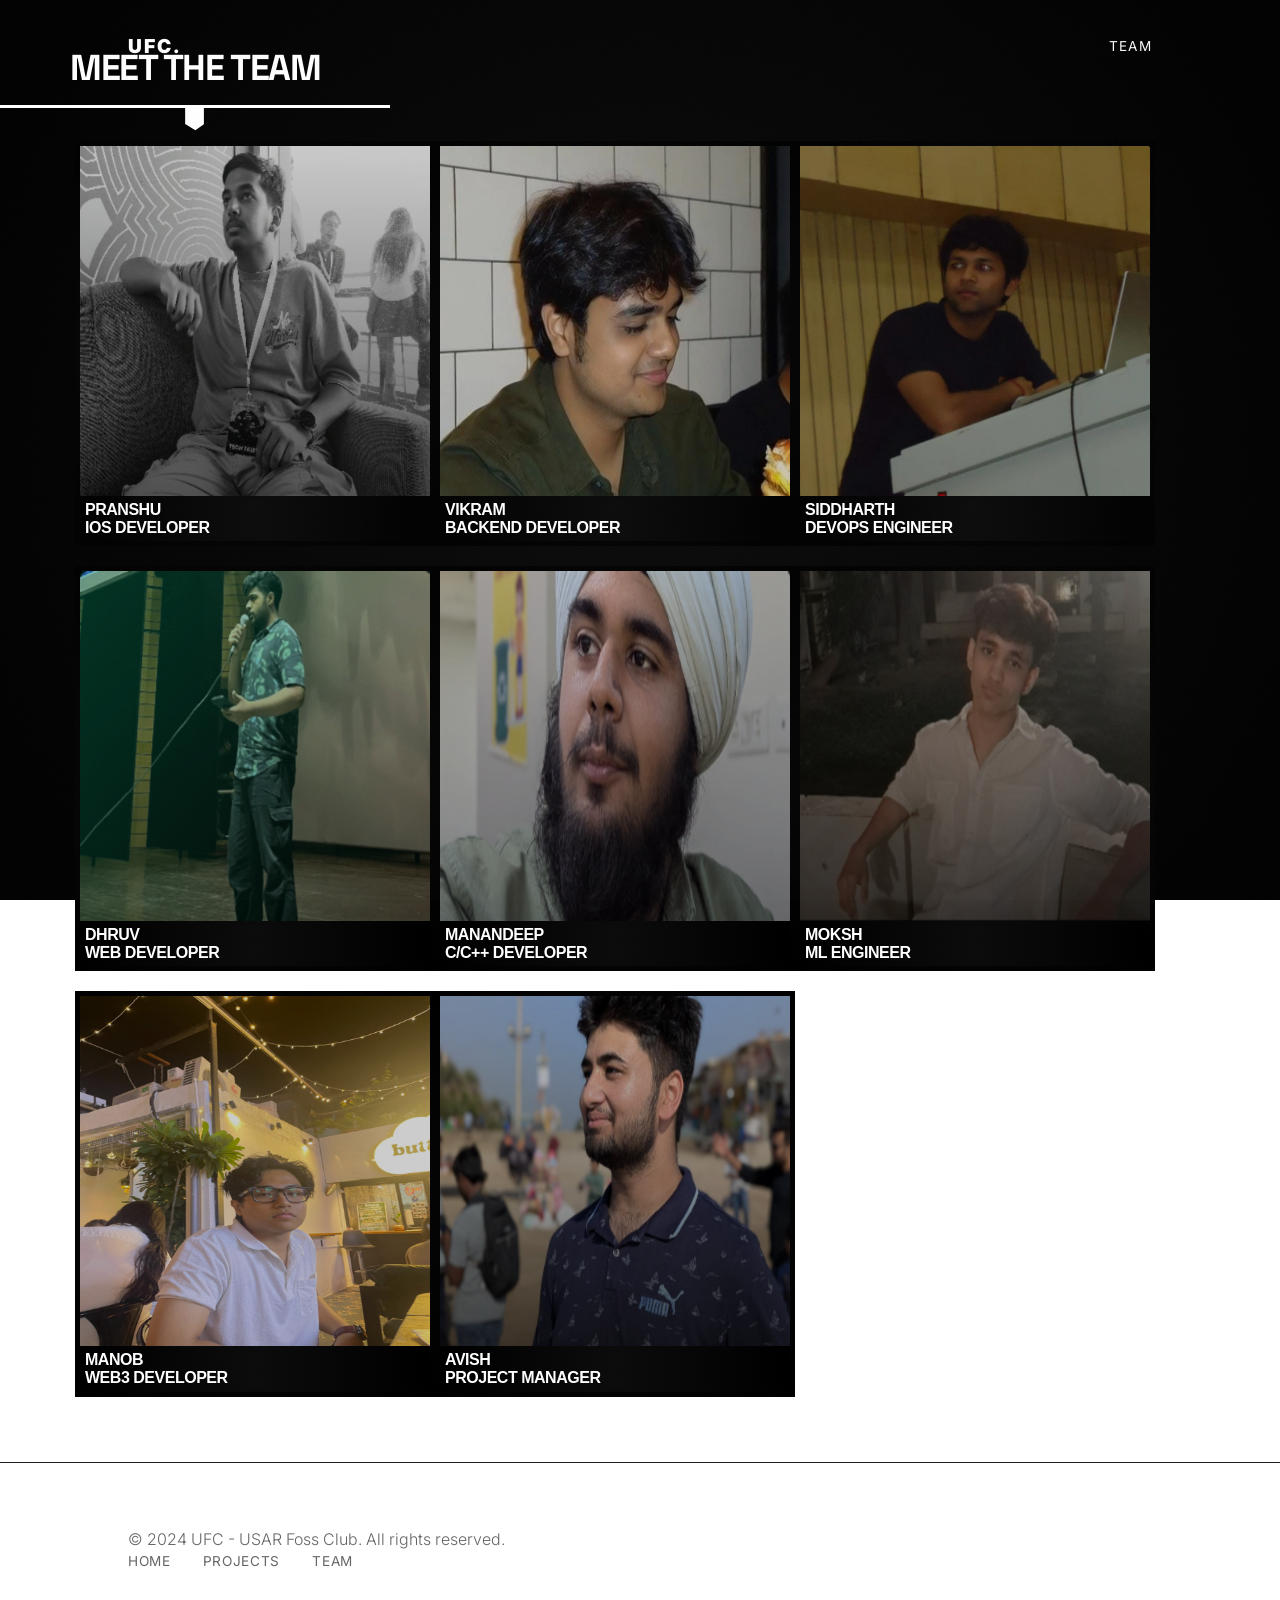
<file: full-team.html>
<!DOCTYPE html>
<html lang="en">
<head>
    <meta charset="UTF-8">
    <meta name="viewport" content="width=device-width, initial-scale=1.0">
    <title>Full Team | UFC</title>
    <link rel="stylesheet" href="styles/main.css">
    <link rel="stylesheet" href="styles/projects.css">
    <link rel="stylesheet" href="styles/full-team.css">
</head>
<body>

    <nav>
        <a href="index.html" class="logo">UFC.</a>
        <div class="nav-links">
            <a href="team.html">Team</a>
        </div>
        <button class="menu-btn">MENU</button>
    </nav>

    <div class="mobile-nav">
        <a href="team.html">Team</a>
    </div>

    <!-- Noise overlay -->
    <div class="noise-overlay"></div>

    <section class="wrapper-full tab-container effectTab-header">
        <div class="wrapper tab-item">
            <div class="custom-row">
                <!-- HEADER WRAPPING-->
                <div class="wrapper">
                    <h1 class="ti title">Meet the Team</h1>
                </div>
                <!-- HEADER WRAPPING-->
            
                <div class="column-12 column-xs-12 column-sm-12 tab">
                    <div class="well well-lg">
                        <div class="row">
            
                            <!-- PRANSHU -->
                            <div class="column-4 column-sm-6 column-md-6 column-xs-12 box-tab">
                                <div class="effect effect-nine">
                                    <img src="images/Pranshu.jpeg" width="350" height="350" alt="Pranshu" class="img-fluid"/>
                                    <div class="tab-text">
                                        <p>Frontend developer with a passion for creating intuitive and engaging user experiences.</p>
                                    </div>
                                </div>
                                <div class="row">
                                    <div class="col-sm-3">
                                        <h2 class="name-tag">Pranshu</h2>
                                        <h2 class="name-tag">IOS Developer</h2>
                                    </div>
                                </div>
                            </div>

                            <!-- VIKRAM -->
                            <div class="column-4 column-sm-6 column-md-6 column-xs-12 box-tab">
                                <div class="effect effect-nine">
                                    <img src="images/vikram.jpeg" width="350" height="350" alt="Vikram" class="img-responsive"/>
                                    <div class="tab-text">
                                        <p>Turning ideas into stunning software in real time. Expert in building robust backend systems that power seamless user experiences.</p>
                                    </div>
                                </div>
                                <div class="row">
                                    <div class="col-sm-3">
                                        <h2 class="name-tag">Vikram</h2>
                                        <h2 class="name-tag">Backend Developer</h2>
                                    </div>
                                </div>
                            </div>

                            <!-- SIDDHARTH -->
                            <div class="column-4 column-sm-6 column-md-6 column-xs-12 box-tab">
                                <div class="effect effect-nine">
                                    <img src="images/siddharth.jpeg" width="350" height="350" alt="Siddharth" class="img-fluid"/>
                                    <div class="tab-text">
                                        <p>Cloud architect and pipeline specialist. Expert in DevOps practices ensuring smooth deployments and optimal system performance.</p>
                                    </div>
                                </div>
                                <div class="row">
                                    <div class="col-sm-3">
                                        <h2 class="name-tag">Siddharth</h2>
                                        <h2 class="name-tag">DevOps Engineer</h2>
                                    </div>
                                </div>
                            </div>

                            <!-- ETHAN B -->
                            <div class="column-4 column-sm-6 column-md-6 column-xs-12 box-tab">
                                <div class="effect effect-nine">
                                    <img src="images/dhruv.jpeg" width="350" height="350" alt="Dhruv" class="img-fluid"/>
                                    <div class="tab-text">
                                        <p>Building immersive web experiences with modern technologies. Expert in creating responsive and performant web applications.</p>
                                    </div>
                                </div>
                                <div class="row">
                                    <div class="col-sm-3">
                                        <h2 class="name-tag">Dhruv</h2>
                                        <h2 class="name-tag">Web Developer</h2>
                                    </div>
                                </div>
                            </div>

                            <!-- LIAM J -->
                            <div class="column-4 column-sm-6 column-md-6 column-xs-12 box-tab">
                                <div class="effect effect-nine">
                                    <img src="images/manan.png" width="350" height="350" alt="Manandeep" class="img-fluid"/>
                                    <div class="tab-text">
                                        <p>Powered by algorithms, driven by collaboration. Mastering low-level programming with C/C++ for system optimization.</p>
                                    </div>
                                </div>
                                <div class="row">
                                    <div class="col-sm-3">
                                        <h2 class="name-tag">Manandeep</h2>
                                        <h2 class="name-tag">C/C++ Developer</h2>
                                    </div>
                                </div>
                            </div>

                            <!-- SOPHIA K -->
                            <div class="column-4 column-sm-6 column-md-6 column-xs-12 box-tab">
                                <div class="effect effect-nine">
                                    <img src="images/moksh.jpeg" width="350" height="350" alt="Moksh" class="img-fluid"/>
                                    <div class="tab-text">
                                        <p>Harnessing the power of machine learning and Gen AI to drive innovation. Building intelligent systems that learn and adapt.</p>
                                    </div>
                                </div>
                                <div class="row">
                                    <div class="col-sm-3">
                                        <h2 class="name-tag">Moksh</h2>
                                        <h2 class="name-tag">ML Engineer</h2>
                                    </div>
                                </div>
                            </div>

                            <!-- MANOB -->
                            <div class="column-4 column-sm-6 column-md-6 column-xs-12 box-tab">
                                <div class="effect effect-nine">
                                    <img src="images/manob.jpeg" width="350" height="350" alt="Manob" class="img-fluid"/>
                                    <div class="tab-text">
                                        <p>Smart contract wizard specializing in DeFi protocols. Building the future of decentralized finance with cutting-edge blockchain technology.</p>
                                    </div>
                                </div>
                                <div class="row">
                                    <div class="col-sm-3">
                                        <h2 class="name-tag">Manob</h2>
                                        <h2 class="name-tag">Web3 Developer</h2>
                                    </div>
                                </div>
                            </div>

                            <!-- MAYA R -->
                            <div class="column-4 column-sm-6 column-md-6 column-xs-12 box-tab">
                                <div class="effect effect-nine">
                                    <img src="images/avish.jpeg" width="350" height="350" alt="Avish" class="img-fluid"/>
                                    <div class="tab-text">
                                        <p>Keeping the team in perfect sync and deadlines on track. Expert project orchestration and team leadership.</p>
                                    </div>
                                </div>
                                <div class="row">
                                    <div class="col-sm-3">
                                        <h2 class="name-tag">Avish</h2>
                                        <h2 class="name-tag">Project Manager</h2>
                                    </div>
                                </div>
                            </div>

                        </div>
                    </div>
                </div>
            </div>
        </div>
    </section>

    <footer class="footer">
        <div class="footer-content">
            <p>&copy; 2024 UFC - USAR Foss Club. All rights reserved.</p>
            <div class="footer-links">
                <a href="index.html">Home</a>
                <a href="projects.html">Projects</a>
                <a href="team.html">Team</a>
            </div>
        </div>
    </footer>

    <script src="scripts/main.js"></script>
</body>
</html>
</file>
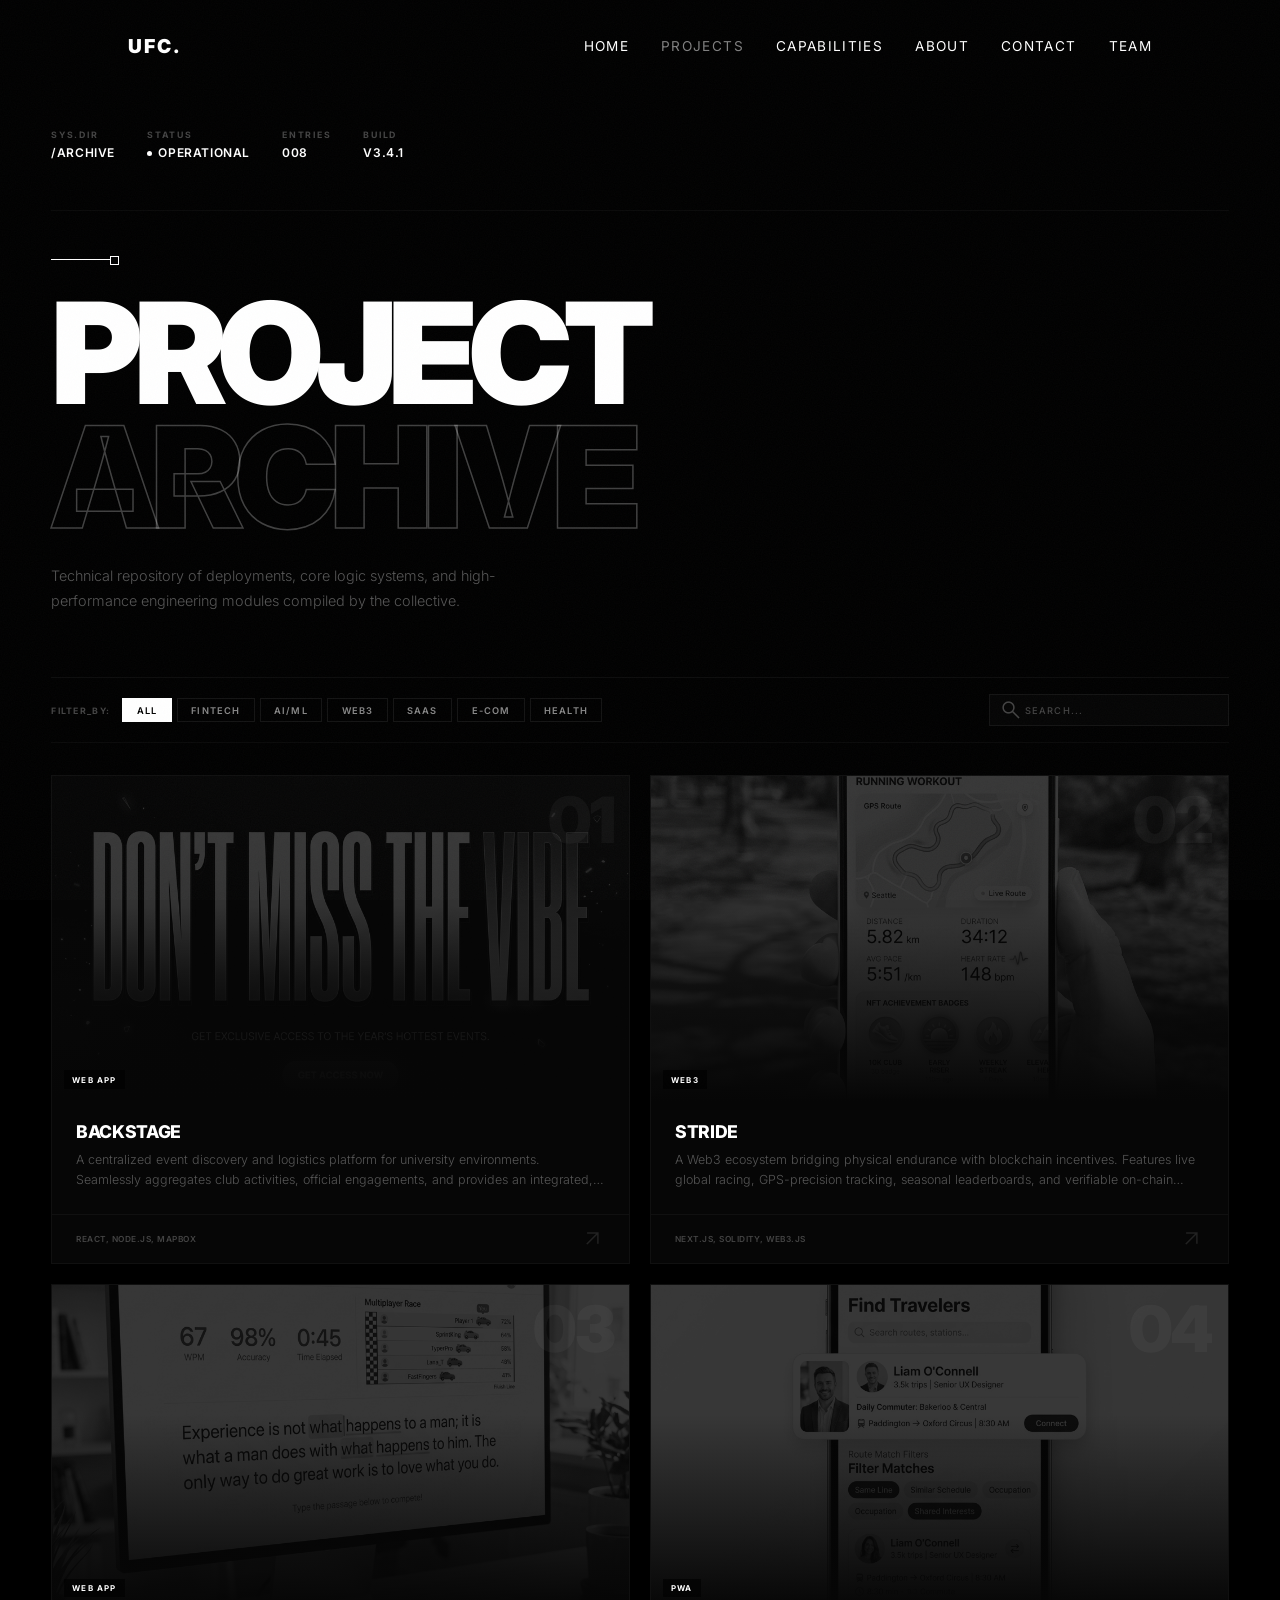
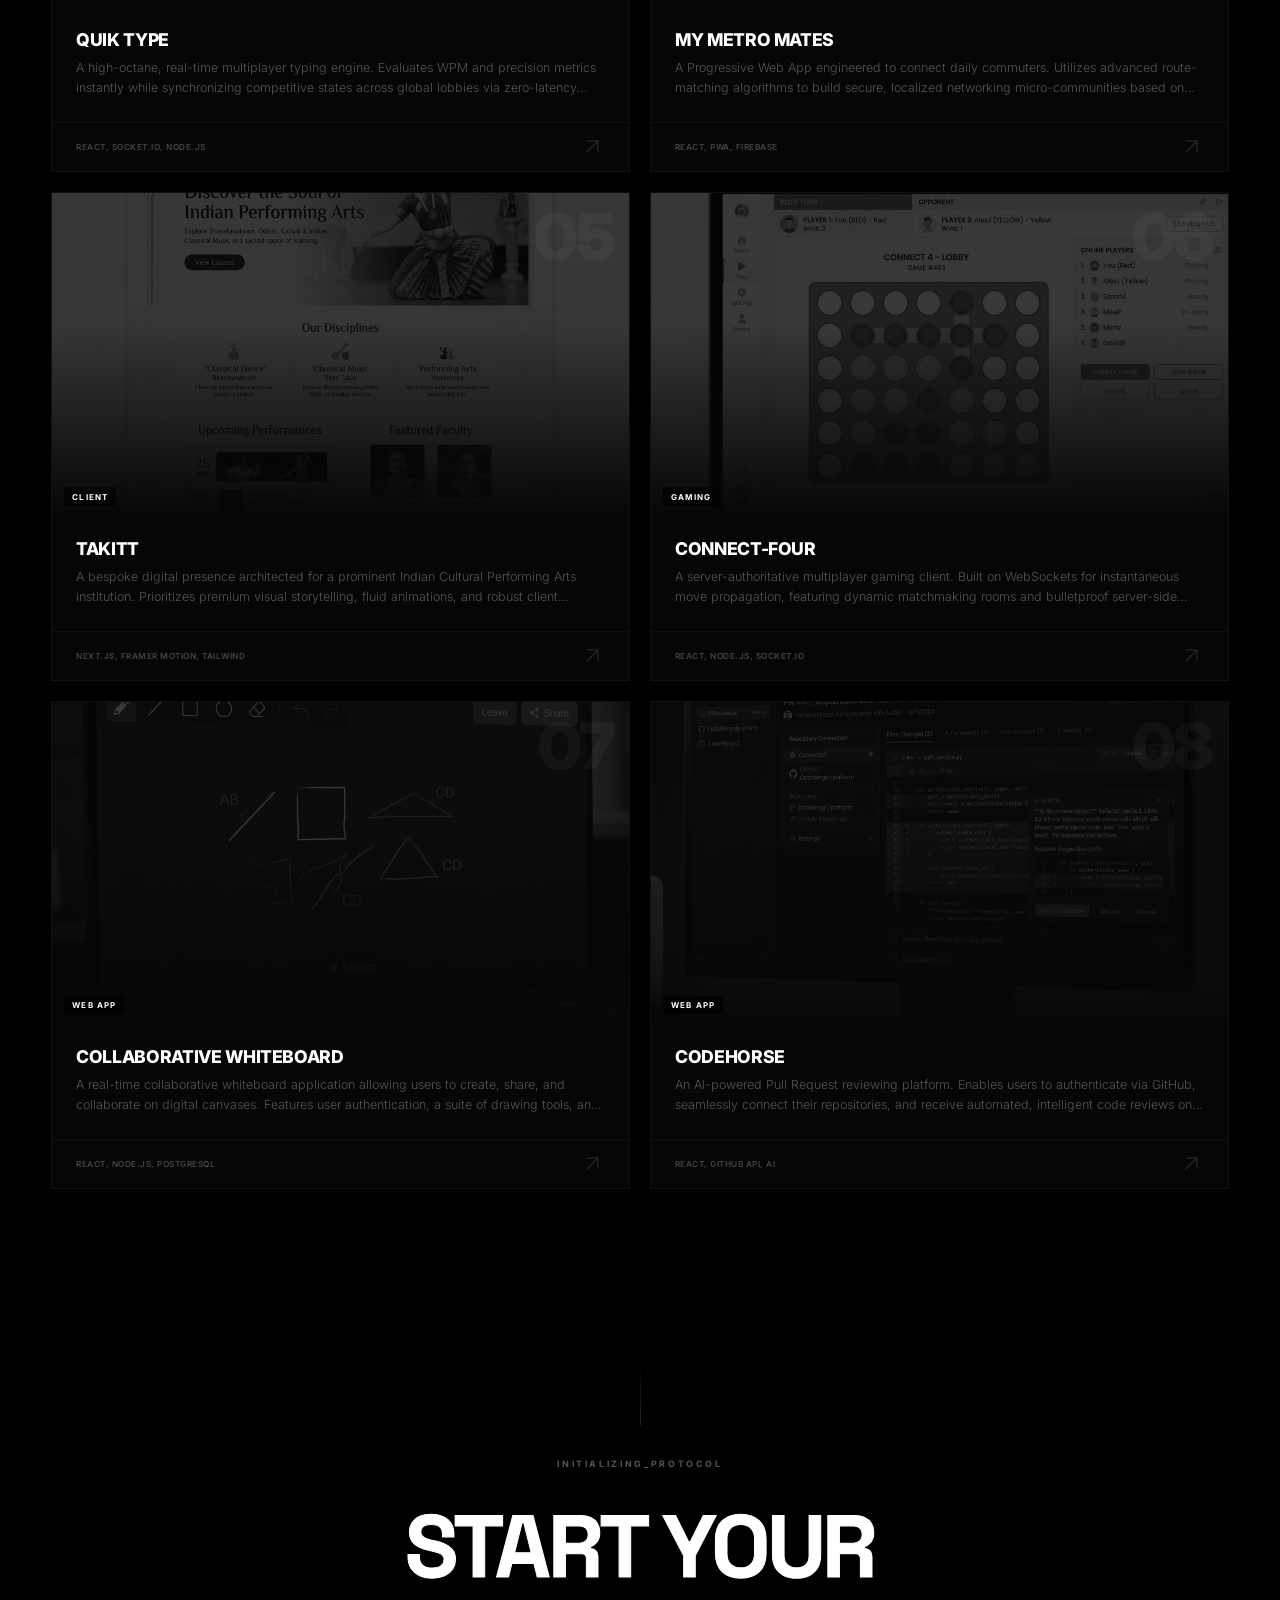
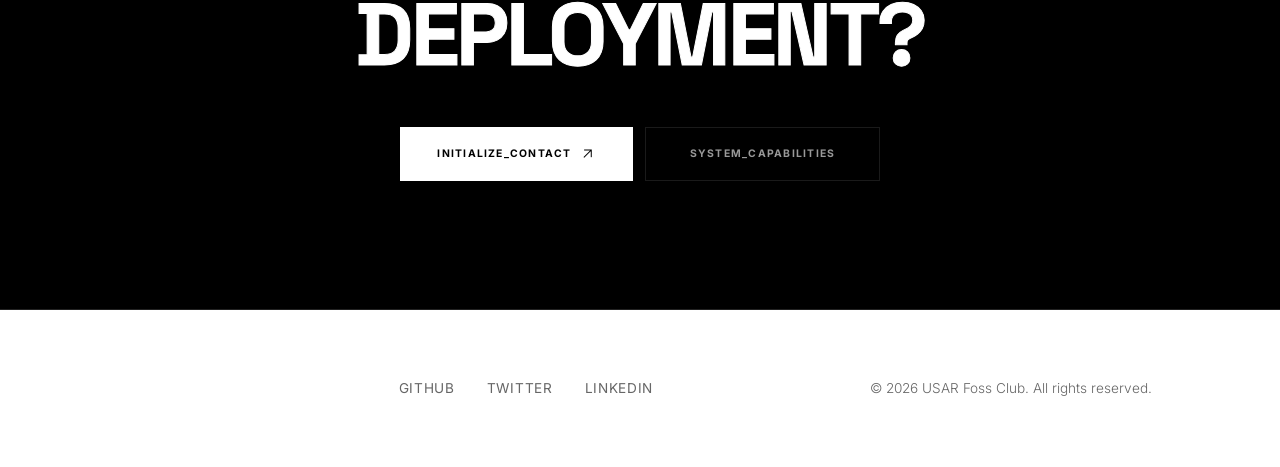
<file: projects.html>
<!DOCTYPE html>
<html lang="en">

<head>
    <meta charset="UTF-8">
    <meta name="viewport" content="width=device-width, initial-scale=1.0">
    <title>Project Archive | UFC</title>
    <meta name="description" content="Complete archive of USAR Foss Club deployments.">
    <link rel="stylesheet" href="styles/main.css">
    <link rel="stylesheet" href="styles/projects.css">
    <link href="https://fonts.googleapis.com/css2?family=Material+Symbols+Outlined:wght,FILL@100..700,0..1&display=swap"
        rel="stylesheet">
</head>

<body>

    <nav>
        <a href="index.html" class="logo">UFC.</a>
        <div class="nav-links">
            <a href="index.html">Home</a>
            <a href="projects.html" style="opacity:0.5;">Projects</a>
            <a href="index.html#services">Capabilities</a>
            <a href="index.html#about">About</a>
            <a href="index.html#cta" class="nav-contact-btn">Contact</a>
            <a href="team.html">Team</a>
        </div>
        <button class="menu-btn">MENU</button>
    </nav>

    <div class="mobile-nav">
        <a href="index.html">Home</a>
        <a href="projects.html">Projects</a>
        <a href="index.html#services">Capabilities</a>
        <a href="index.html#about">About</a>
        <a href="index.html#cta" class="nav-contact-btn">Contact</a>
        <a href="team.html">Team</a>
    </div>

    <!-- Noise overlay -->
    <div class="noise-overlay"></div>

    <main class="archive-main">
        <div class="archive-container">

            <!-- Hero -->
            <header class="archive-hero">
                <div class="hero-top-row fade-up">
                    <div class="hero-coord">
                        <span class="coord-label">SYS.DIR</span>
                        <span class="coord-value">/ARCHIVE</span>
                    </div>
                    <div class="hero-coord">
                        <span class="coord-label">STATUS</span>
                        <span class="coord-value status-live"><span class="live-dot"></span>OPERATIONAL</span>
                    </div>
                    <div class="hero-coord">
                        <span class="coord-label">ENTRIES</span>
                        <span class="coord-value" id="entry-count">030</span>
                    </div>
                    <div class="hero-coord">
                        <span class="coord-label">BUILD</span>
                        <span class="coord-value">V3.4.1</span>
                    </div>
                </div>
                <div class="hero-title-block fade-up delay-1">
                    <div class="hero-line-accent"></div>
                    <h1 class="archive-title">
                        <span class="title-line">PROJECT</span>
                        <span class="title-line title-outline">ARCHIVE</span>
                    </h1>
                    <p class="archive-subtitle">Technical repository of deployments, core logic systems, and
                        high-performance engineering modules compiled by the collective.</p>
                </div>
            </header>

            <!-- Filter Bar -->
            <div class="filter-bar">
                <div class="filter-left">
                    <span class="filter-label">FILTER_BY:</span>
                    <div class="filter-tags">
                        <button class="filter-tag active" data-filter="all">ALL</button>
                        <button class="filter-tag" data-filter="FinTech">FINTECH</button>
                        <button class="filter-tag" data-filter="AI/ML">AI/ML</button>
                        <button class="filter-tag" data-filter="Web3">WEB3</button>
                        <button class="filter-tag" data-filter="SaaS">SAAS</button>
                        <button class="filter-tag" data-filter="E-Commerce">E-COM</button>
                        <button class="filter-tag" data-filter="Healthcare">HEALTH</button>
                    </div>
                </div>
                <div class="filter-search">
                    <span class="material-symbols-outlined search-icon">search</span>
                    <input type="text" id="project-search" placeholder="SEARCH..." class="search-input">
                </div>
            </div>

            <!-- All Projects Grid -->
            <div class="projects-grid" id="projects-grid">
                <!-- Populated by JS -->
            </div>

            <!-- CTA -->
            <section class="archive-cta fade-up">
                <div class="cta-deco-line"></div>
                <span class="archive-label-tag">INITIALIZING_PROTOCOL</span>
                <h2 class="cta-title">START YOUR<br>DEPLOYMENT?</h2>
                <div class="cta-buttons">
                    <a href="mailto:usarfoss@gmail.com" class="cta-primary">
                        <span>INITIALIZE_CONTACT</span>
                        <span class="material-symbols-outlined">arrow_outward</span>
                    </a>
                    <a href="index.html#services" class="cta-secondary">SYSTEM_CAPABILITIES</a>
                </div>
            </section>

        </div>
    </main>

    <footer>
        <div class="logo">UFC.</div>
        <div class="footer-links">
            <a href="#">Github</a>
            <a href="#">Twitter</a>
            <a href="#">LinkedIn</a>
        </div>
        <div>
            <p style="font-size: 0.85rem;">© 2026 USAR Foss Club. All rights reserved.</p>
        </div>
    </footer>

    <script src="scripts/data.js" defer></script>
    <script src="scripts/main.js" defer></script>
    <script src="scripts/projects.js" defer></script>

</body>

</html>
</file>
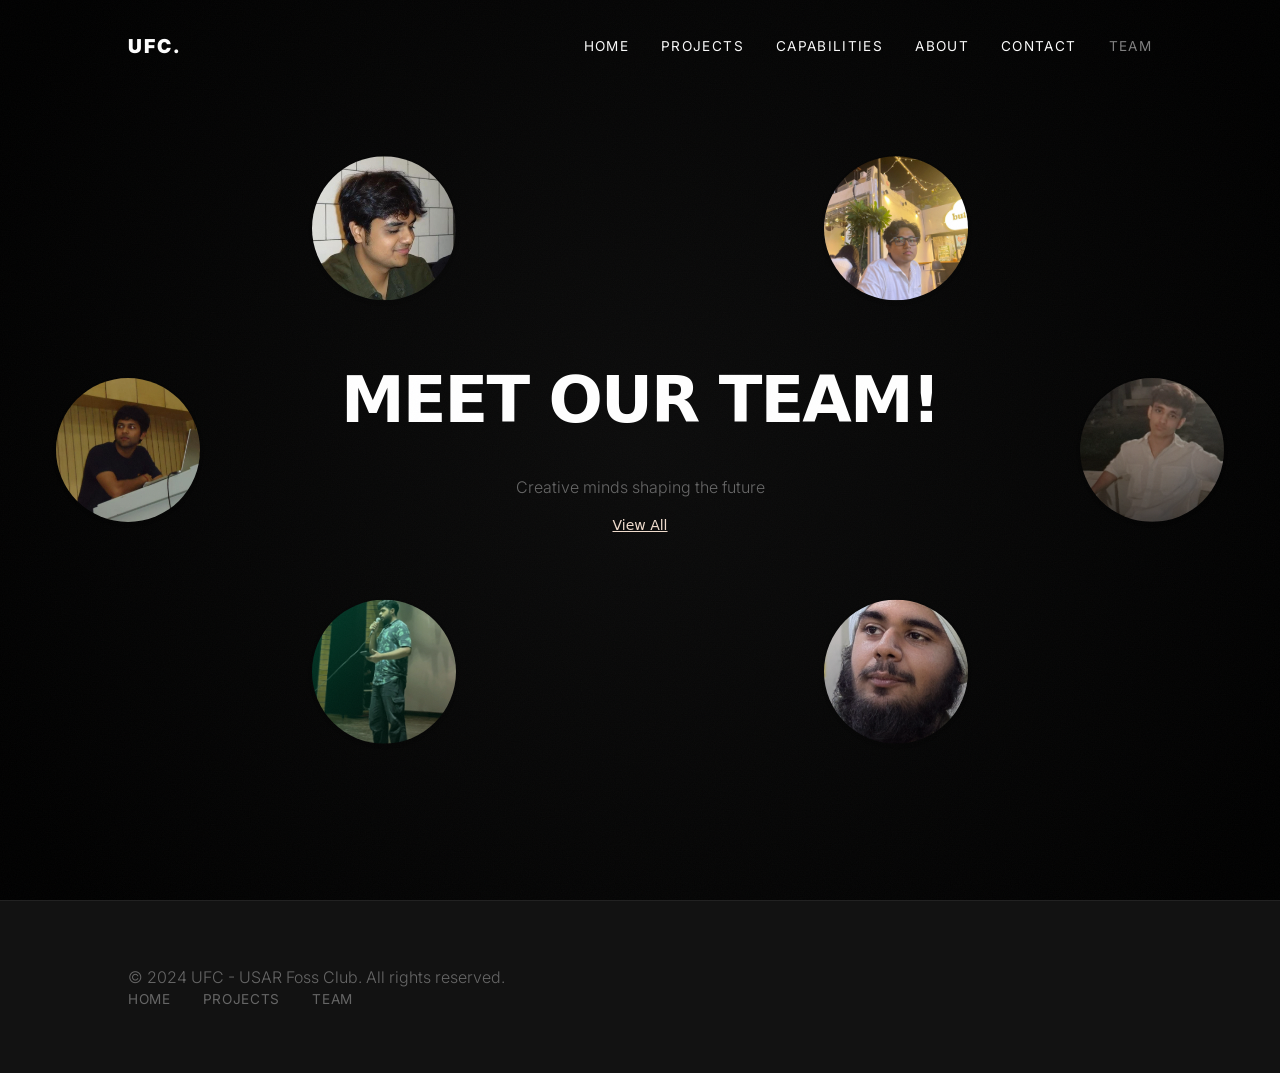
<file: team.html>
<!DOCTYPE html>
<html lang="en">
<head>
  <meta charset="UTF-8">
  <meta name="viewport" content="width=device-width, initial-scale=1.0">
  <title>Meet Our Team | UFC</title>
  <link rel="stylesheet" href="styles/main.css">
  <link rel="stylesheet" href="styles/projects.css">
  <link rel="stylesheet" href="styles/team.css">
</head>
<body>

    <nav>
        <a href="index.html" class="logo">UFC.</a>
        <div class="nav-links">
            <a href="index.html">Home</a>
            <a href="projects.html">Projects</a>
            <a href="index.html#services">Capabilities</a>
            <a href="index.html#about">About</a>
            <a href="index.html#cta" class="nav-contact-btn">Contact</a>
            <a href="team.html" style="opacity:0.5;">Team</a>
        </div>
        <button class="menu-btn">MENU</button>
    </nav>

    <div class="mobile-nav">
        <a href="index.html">Home</a>
        <a href="projects.html">Projects</a>
        <a href="index.html#services">Capabilities</a>
        <a href="index.html#about">About</a>
        <a href="index.html#cta" class="nav-contact-btn">Contact</a>
        <a href="team.html">Team</a>
    </div>

    <!-- Noise overlay -->
    <div class="noise-overlay"></div>

  <section class="section team-section">
    <div class="section-wrapper">
      <header class="header">
        <hgroup class="hgroup">
          <h2 class="headline">Meet Our Team!</h2>
          <p class="tagline">Creative minds shaping the future</p>
        </hgroup>
        <a href="full-team.html" class="section-link"> View All </a>
      </header>
      <ul class="cards" style="--nth-siblings: 5">
        <li class="card" style="--nth-child: 1">
          <a href="#" class="avatar-link-wrapper">
            <div class="visual">
              <img class="avatar-img"
                src="images/manob.jpeg"
                width="144" height="144" alt="Manob ., DevOps Engineer" />
            </div>
            <div class="tooltiptext">
              <h3 class="team-name">Manob</h3>
              <div class="team-content-wrapper">
                <p class="team-title">Web3 Developer</p>
                <p class="team-bio">
                  Smart contract wizard, Smart contracts, DeFi builder.
                </p>
              </div>
            </div>
          </a>
        </li>
        <li class="card" style="--nth-child: 2">
          <a href="#" class="avatar-link-wrapper">
            <div class="visual">
              <img class="avatar-img"
                src="images/vikram.jpeg"
                width="144" height="144" alt="Vikram ., Backend Developer" />
            </div>
            <div class="tooltiptext">
              <h3 class="team-name">Vikram</h3>
              <div class="team-content-wrapper">
                <p class="team-title">Backend Developer </p>
                <p class="team-bio">
                  Turning ideas into stunning software at real time.
                </p>
              </div>
            </div>
          </a>
        </li>
        <li class="card" style="--nth-child: 3">
          <a href="#" class="avatar-link-wrapper">
            <div class="visual">
              <img class="avatar-img"
                src="images/siddharth.jpeg"
                width="144" height="144" alt="Siddharth., Mobile Developer" />
            </div>
            <div class="tooltiptext">
              <h3 class="team-name">Siddharth</h3>
              <div class="team-content-wrapper">
                <p class="team-title">Devops Engineer</p>
                <p class="team-bio">
                 Cloud architect, Pipeline specialist, Ops specialist  .
                </p>
              </div>
            </div>
          </a>
        </li>
        <li class="card" style="--nth-child: 4">
          <a href="#" class="avatar-link-wrapper">
            <div class="visual">
              <img class="avatar-img"
                src="images/dhruv.jpeg"
                width="144" height="144" alt="Dhruv, Web Developer" />
            </div>
            <div class="tooltiptext">
              <h3 class="team-name">Dhruv</h3>
              <div class="team-content-wrapper">
                <p class="team-title">Web Developer</p>
                <p class="team-bio">
                  Building immersive web experiences with modern technologies.
                </p>
              </div>
            </div>
          </a>
        </li>
        <li class="card" style="--nth-child: 5">
          <a href="#" class="avatar-link-wrapper">
            <div class="visual">
              <img class="avatar-img"
                src="images/manan.png"
                width="144" height="144" alt="Manandeep, C/C++ Developer" />
            </div>
            <div class="tooltiptext">
              <h3 class="team-name">Manandeep</h3>
              <div class="team-content-wrapper">
                <p class="team-title">C/C++ Developer</p>
                <p class="team-bio">
                  Powered by algorithms, driven by collaboration.
                </p>
              </div>
            </div>
          </a>
        </li>
        <li class="card" style="--nth-child: 6">
          <a href="#" class="avatar-link-wrapper">
            <div class="visual">
              <img class="avatar-img"
                src="images/moksh.jpeg"
                width="144" height="144" alt="Moksh., ML engineer" />
            </div>
            <div class="tooltiptext">
              <h3 class="team-name">Moksh.</h3>
              <div class="team-content-wrapper">
                <p class="team-title">ML engineer</p>
                <p class="team-bio">
                  Gen AI, Harnessing the power of machine learning to drive innovation.
                </p>
              </div>
            </div>
          </a>
        </li>
      </ul>
    </div>
  </section>

    <footer class="footer">
        <div class="footer-content">
            <p>&copy; 2024 UFC - USAR Foss Club. All rights reserved.</p>
            <div class="footer-links">
                <a href="index.html">Home</a>
                <a href="projects.html">Projects</a>
                <a href="team.html">Team</a>
            </div>
        </div>
    </footer>

    <script src="scripts/main.js"></script>
</body>
</html>
</file>
<file: styles/main.css>
@import url('https://fonts.googleapis.com/css2?family=Space+Grotesk:wght@300;500;700;900&family=Inter:wght@300;400;600;700;900&display=swap');

:root {
    --bg-color: #000000;
    --fg-color: #ffffff;
    --muted: #666666;
    --accent: #222222;
    --transition-slow: 0.8s cubic-bezier(0.16, 1, 0.3, 1);
    --transition-fast: 0.3s ease;
}

* {
    box-sizing: border-box;
    margin: 0;
    padding: 0;
}

html {
    scroll-behavior: smooth;
}

body {
    font-family: 'Inter', sans-serif;
    background: radial-gradient(circle at 50% 50%, #0c0c0c 0%, #000000 100%);
    background-attachment: fixed;
    color: var(--fg-color);
    overflow-x: hidden;
    -webkit-font-smoothing: antialiased;
    line-height: 1.5;
}

/* Animations */
.fade-up {
    opacity: 0;
    transform: translateY(40px);
    transition: opacity var(--transition-slow), transform var(--transition-slow);
}

.fade-up.in-view {
    opacity: 1;
    transform: translateY(0);
}

.delay-1 {
    transition-delay: 0.1s;
}

.delay-2 {
    transition-delay: 0.2s;
}

.delay-3 {
    transition-delay: 0.3s;
}

/* Typography */
h1 {
    font-size: clamp(3rem, 8vw, 8rem);
    font-weight: 900;
    line-height: 1;
    letter-spacing: -0.04em;
    text-transform: uppercase;
}

h2 {
    font-size: clamp(2.5rem, 5vw, 4rem);
    font-weight: 900;
    line-height: 1.1;
    letter-spacing: -0.03em;
    text-transform: uppercase;
    margin-bottom: 2rem;
}

h3 {
    font-size: clamp(1.2rem, 2vw, 2rem);
    font-weight: 700;
}

p {
    font-size: clamp(1rem, 1.2vw, 1.25rem);
    color: var(--muted);
    font-weight: 300;
}

.label {
    display: block;
    font-size: 0.85rem;
    text-transform: uppercase;
    letter-spacing: 0.1em;
    color: var(--muted);
    font-weight: 600;
    margin-bottom: 1rem;
}

/* Layout Grid / Section */
section {
    padding: 5rem 5vw;
    width: 100%;
    position: relative;
}

@media (min-width: 1024px) {
    section {
        padding: 6rem 10vw;
    }
}

/* Nav */
nav {
    position: fixed;
    top: 0;
    left: 0;
    width: 100%;
    padding: 2rem 5vw;
    display: flex;
    justify-content: space-between;
    align-items: center;
    z-index: 100;
    mix-blend-mode: difference;
}

@media (min-width: 1024px) {
    nav {
        padding: 2rem 10vw;
    }
}

.logo {
    font-weight: 900;
    font-size: 1.2rem;
    letter-spacing: 0.1em;
    text-transform: uppercase;
    cursor: pointer;
    text-decoration: none;
    color: var(--fg-color);
    display: inline-block;
}

.nav-links {
    display: flex;
    gap: 2rem;
    align-items: center;
}

.nav-links a {
    color: var(--fg-color);
    text-decoration: none;
    font-size: 0.85rem;
    text-transform: uppercase;
    letter-spacing: 0.1em;
    transition: opacity var(--transition-fast), padding var(--transition-fast);
}

.nav-links a:hover, .nav-links a.active {
    opacity: 1;
}

.nav-links a.active {
    border-bottom: 2px solid var(--fg-color);
    padding-bottom: 4px;
}

.menu-btn {
    display: none;
}

@media(max-width: 768px) {
    .nav-links {
        display: none;
    }

    .menu-btn {
        display: block;
        color: var(--fg-color);
        background: none;
        border: none;
        padding: 0;
        font-size: 0.75rem;
        text-transform: uppercase;
        letter-spacing: 0.1em;
        cursor: pointer;
    }

    nav {
        padding: 1.5rem 5vw;
    }

    .logo {
        font-size: 1rem;
    }
}

/* Mobile Menu */
.mobile-nav {
    position: fixed;
    top: 0;
    left: 0;
    width: 100%;
    height: 100vh;
    background: var(--bg-color);
    z-index: 99;
    display: flex;
    flex-direction: column;
    justify-content: center;
    align-items: center;
    gap: 2rem;
    transform: translateY(-100%);
    transition: transform var(--transition-slow);
}

.mobile-nav.active {
    transform: translateY(0);
}

.mobile-nav a {
    font-size: 2rem;
    color: var(--fg-color);
    text-decoration: none;
    text-transform: uppercase;
    font-weight: 700;
}

/* Hero */
#hero {
    min-height: 100vh;
    display: flex;
    align-items: center;
    justify-content: center;
    text-align: center;
    overflow: hidden;
    background-image: radial-gradient(circle at 50% 0%, #151515 0%, transparent 70%);
}

#hero-canvas {
    position: absolute;
    top: 0;
    left: 0;
    width: 100%;
    height: 100%;
    z-index: -1;
    pointer-events: none;
}

.hero-content {
    position: relative;
    z-index: 1;
    mix-blend-mode: difference;
}

.hero-subtitle {
    margin-top: 1.5rem;
    color: white;
}

/* Stats / Trust Signals */
.stats-section {
    padding-top: 0;
    padding-bottom: 0;
}

.stats-grid {
    display: grid;
    grid-template-columns: repeat(auto-fit, minmax(150px, 1fr));
    gap: 2rem;
    border-top: 1px solid var(--accent);
    border-bottom: 1px solid var(--accent);
    padding: 3rem 0;
}

.stat-item {
    display: flex;
    flex-direction: column;
    gap: 0.5rem;
    text-align: center;
}

@media (min-width: 768px) {
    .stat-item {
        text-align: left;
    }
}

.stat-number {
    font-size: clamp(2rem, 5vw, 4rem);
    font-weight: 900;
}

.stat-label {
    font-size: 0.85rem;
    text-transform: uppercase;
    letter-spacing: 0.05em;
    color: var(--muted);
}

/* Featured Projects */
.projects-header {
    display: flex;
    justify-content: space-between;
    align-items: flex-end;
    margin-bottom: 4rem;
    flex-wrap: wrap;
    gap: 2rem;
}

.view-all {
    color: var(--fg-color);
    text-decoration: none;
    font-size: 0.85rem;
    text-transform: uppercase;
    letter-spacing: 0.1em;
    border-bottom: 1px solid var(--fg-color);
    padding-bottom: 0.2rem;
    transition: opacity var(--transition-fast);
}

.view-all:hover {
    opacity: 0.5;
}

.project-grid {
    display: grid;
    grid-template-columns: 1fr;
    gap: 2rem;
}

@media (min-width: 768px) {
    .project-grid {
        grid-template-columns: repeat(2, 1fr);
        gap: 3rem;
    }
}

.project-wrap {
    display: block;
    position: relative;
    cursor: pointer;
    z-index: 1;
    background: rgba(255, 255, 255, 0.02);
    border: 1px solid rgba(255, 255, 255, 0.05);
    padding: 1.5rem;
    border-radius: 16px;
    transition: background 0.3s ease, border-color 0.3s ease;
}

.project-wrap:hover, .project-wrap.touch-active {
    z-index: 100;
    background: rgba(255, 255, 255, 0.04);
    border-color: rgba(255, 255, 255, 0.1);
}

.project-base {
    display: grid;
    grid-template-columns: 1fr;
    gap: 1.5rem;
    position: relative;
    z-index: 1;
    /* Under the overlay */
}

@media(min-width: 768px) {
    .project-base {
        grid-template-columns: 1fr 1fr;
        /* Cut image size in half */
        align-items: center;
        /* Center the pitch alongside the image */
        gap: 2.5rem;
    }
}

.project-thumbnail {
    position: relative;
    overflow: hidden;
    aspect-ratio: 16/9;
    background: var(--accent);
    width: 100%;
    border-radius: 8px;
    box-shadow: 0 10px 30px rgba(0,0,0,0.5);
}

.project-thumbnail img {
    width: 100%;
    height: 100%;
    object-fit: cover;
    transition: transform 0.4s cubic-bezier(0.25, 1, 0.5, 1);
}

.project-wrap:hover .project-thumbnail img, .project-wrap.touch-active .project-thumbnail img {
    transform: scale(1.03);
}

.project-meta-bottom {
    display: flex;
    flex-direction: column;
    gap: 1rem;
}

.meta-header {
    display: flex;
    flex-direction: column;
    gap: 0.25rem;
}

.meta-header .p-domain {
    font-size: 0.8rem;
    text-transform: uppercase;
    letter-spacing: 0.1em;
    color: var(--muted);
}

.meta-header h4 {
    font-family: 'Space Grotesk', sans-serif;
    font-size: clamp(1.5rem, 2.5vw, 2rem);
    font-weight: 700;
    color: var(--fg-color);
    line-height: 1.2;
    letter-spacing: -0.02em;
}

.pitch-desc {
    font-size: 1rem;
    color: #a0a0a0;
    line-height: 1.6;
}

.pitch-meta {
    margin-top: 0.5rem;
    display: flex;
    gap: 1.5rem;
    font-size: 0.8rem;
    text-transform: uppercase;
    letter-spacing: 0.05em;
    color: var(--fg-color);
}

.pitch-meta strong {
    color: var(--muted);
    margin-right: 0.25rem;
}

/* Hover Expanded Overlay */
.project-expanded-overlay {
    position: absolute;
    top: 50%;
    left: 50%;
    transform: translate(-50%, -50%) scale(0.9);
    width: 110%;
    min-width: 320px;
    background: rgba(15, 15, 15, 0.95);
    backdrop-filter: blur(20px);
    -webkit-backdrop-filter: blur(20px);
    border: 1px solid rgba(255, 255, 255, 0.1);
    border-radius: 20px;
    overflow: hidden;
    z-index: 50;
    opacity: 0;
    visibility: hidden;
    pointer-events: none;
    /* Ignore mouse until fully visible */

    /* 100ms transition delay on opening to prevent flickering */
    transition: opacity 0.25s ease 0.1s, transform 0.25s ease 0.1s, visibility 0s linear 0.1s;
    box-shadow: 0 40px 100px rgba(0, 0, 0, 0.9), 0 0 0 1px rgba(255, 255, 255, 0.05) inset;
}

.project-wrap:hover .project-expanded-overlay, .project-wrap.touch-active .project-expanded-overlay {
    opacity: 1;
    visibility: visible;
    transform: translate(-50%, -50%) scale(1);
    pointer-events: auto;

    /* Faster delay on opening */
    transition: opacity 0.25s cubic-bezier(0.16, 1, 0.3, 1) 0.1s, transform 0.25s cubic-bezier(0.16, 1, 0.3, 1) 0.1s, visibility 0s linear 0.1s;
}

/* Close exactly when hover stops with no delay */
.project-wrap:not(:hover):not(.touch-active) .project-expanded-overlay {
    transition: opacity 0.15s ease 0s, transform 0.15s ease 0s, visibility 0s linear 0.15s;
}

.expanded-content {
    display: flex;
    flex-direction: column;
}

.expanded-img {
    width: 100%;
    height: 250px;
    object-fit: cover;
    display: block;
}

.expanded-details {
    padding: 2.5rem;
    display: flex;
    flex-direction: column;
    gap: 1rem;
}

.expanded-details .p-domain {
    font-size: 0.8rem;
    text-transform: uppercase;
    letter-spacing: 0.1em;
    color: var(--muted);
}

.expanded-details .p-title {
    font-family: 'Space Grotesk', sans-serif;
    font-size: clamp(2rem, 3vw, 2.5rem);
    font-weight: 700;
    color: var(--fg-color);
    line-height: 1.1;
    letter-spacing: -0.02em;
}

.expanded-details .p-desc {
    font-size: 1.05rem;
    color: #a0a0a0;
    line-height: 1.6;
}

.expanded-details .tech-stack-wrap {
    font-size: 0.85rem;
    color: var(--muted);
    margin-top: 0.5rem;
    line-height: 1.5;
}

.expanded-details .tech-stack-wrap span {
    color: var(--fg-color);
    font-weight: 700;
    text-transform: uppercase;
    letter-spacing: 0.05em;
    margin-right: 0.5rem;
}

.view-btn {
    margin-top: 1.5rem;
    font-size: 0.85rem;
    text-transform: uppercase;
    letter-spacing: 0.1em;
    font-weight: 700;
    color: var(--fg-color);
    display: inline-flex;
    align-items: center;
    gap: 0.5rem;
    border-bottom: 1px solid var(--accent);
    padding-bottom: 0.5rem;
    width: fit-content;
    transition: gap var(--transition-fast);
}

.project-expanded-overlay:hover .view-btn {
    gap: 1rem;
    border-bottom-color: var(--fg-color);
}

/* Grid specific to projects.html */
.page-hero {
    min-height: 50vh;
    display: flex;
    align-items: flex-end;
    padding-bottom: 4rem;
}

.all-projects-grid {
    display: grid;
    grid-template-columns: 1fr;
    gap: 3rem;
}

@media(min-width: 768px) {
    .all-projects-grid {
        grid-template-columns: repeat(2, 1fr);
        gap: 4rem;
    }
}

@media(min-width: 1200px) {
    .all-projects-grid {
        grid-template-columns: repeat(3, 1fr);
        gap: 3rem;
    }
}

/* Services Grid */
.services-grid {
    display: grid;
    grid-template-columns: 1fr;
    gap: 3rem;
}

@media(min-width: 768px) {
    .services-grid {
        grid-template-columns: repeat(3, 1fr);
        gap: 4rem;
    }
}

.service-card {
    border-top: 1px solid var(--accent);
    padding-top: 2rem;
}

.service-card h3 {
    margin-bottom: 1rem;
    font-size: 1.5rem;
}

/* Process / Timeline */
.process-list {
    display: flex;
    flex-direction: column;
    gap: 3rem;
}

.process-step {
    display: grid;
    grid-template-columns: 1fr;
    gap: 1rem;
    border-top: 1px solid var(--accent);
    padding-top: 2.5rem;
}

@media(min-width: 768px) {
    .process-step {
        grid-template-columns: 100px 1fr;
        gap: 4rem;
    }
}

.step-number {
    font-size: 1.5rem;
    font-weight: 300;
    color: var(--muted);
}

.step-content h3 {
    margin-bottom: 0.5rem;
    font-size: 1.75rem;
}

/* About */
.about-section {
    border-top: 1px solid rgba(255, 255, 255, 0.05);
    background: radial-gradient(circle at 0% 100%, rgba(255, 255, 255, 0.03) 0%, transparent 50%);
}

.about-grid {
    display: grid;
    grid-template-columns: 1fr;
    gap: 3rem;
}

@media(min-width: 768px) {
    .about-grid {
        grid-template-columns: 1fr 1fr;
        gap: 5rem;
    }
}

.about-headline {
    font-family: 'Space Grotesk', sans-serif;
    font-size: clamp(3rem, 6vw, 5rem);
    line-height: 1;
    letter-spacing: -0.03em;
    color: var(--fg-color);
    margin-top: 1rem;
}

.about-lead {
    font-family: 'Space Grotesk', sans-serif;
    font-size: clamp(1.5rem, 2.5vw, 2.2rem);
    color: var(--fg-color);
    line-height: 1.4;
    margin-bottom: 2rem;
    font-weight: 500;
}

.about-sub {
    font-size: 1.1rem;
    color: #a0a0a0;
    line-height: 1.6;
    max-width: 500px;
}

/* Marquee / Echo Chamber */
.marquee-section {
    padding: 4rem 0;
    background: var(--fg-color);
    color: var(--bg-color);
    overflow: hidden;
}

.marquee-container {
    display: flex;
    white-space: nowrap;
    position: relative;
    width: 100vw;
}

.marquee-content {
    display: flex;
    animation: marquee 25s linear infinite;
}

.marquee-item {
    font-size: clamp(2rem, 5vw, 5rem);
    font-weight: 900;
    text-transform: uppercase;
    padding: 0 4rem;
}

@keyframes marquee {
    0% {
        transform: translateX(0);
    }

    100% {
        transform: translateX(-50%);
    }
}

/* --- THE CTA SECTION --- */
.cta-section {
    position: relative;
    width: 100%;
    padding: 10rem 5vw;
    text-align: center;
    display: flex;
    flex-direction: column;
    align-items: center;
    justify-content: center;
    border-top: 1px solid rgba(255, 255, 255, 0.05);
    border-bottom: 1px solid rgba(255, 255, 255, 0.05);
    background: radial-gradient(circle at 50% 50%, #0a0a0a 0%, #000000 80%);
    overflow: hidden;
}

/* Subtle background grid to match the tech theme */
.cta-grid {
    position: absolute;
    top: 0; left: 0; width: 100%; height: 100%;
    background-image: 
        linear-gradient(rgba(255, 255, 255, 0.03) 1px, transparent 1px),
        linear-gradient(90deg, rgba(255, 255, 255, 0.03) 1px, transparent 1px);
    background-size: 50px 50px;
    z-index: 0;
    pointer-events: none;
}

.cta-content {
    position: relative;
    z-index: 1;
}

.cta-label {
    font-family: 'Space Grotesk', sans-serif;
    font-size: 0.85rem;
    color: var(--muted);
    letter-spacing: 0.2em;
    text-transform: uppercase;
    margin-bottom: 2rem;
    display: flex;
    align-items: center;
    justify-content: center;
    gap: 0.5rem;
}

.cta-label::before, .cta-label::after {
    content: '';
    display: block;
    width: 20px;
    height: 1px;
    background: var(--muted);
}

.cta-title {
    font-family: 'Space Grotesk', sans-serif;
    font-size: clamp(3.5rem, 8vw, 7rem);
    font-weight: 900;
    line-height: 0.95;
    letter-spacing: -0.04em;
    text-transform: uppercase;
    margin-bottom: 1.5rem;
    color: transparent;
    -webkit-text-stroke: 1px var(--fg-color);
    transition: color 0.5s ease, text-shadow 0.5s ease;
}

/* Fills in with solid white when hovering over the section */
.cta-section:hover .cta-title {
    color: var(--fg-color);
    text-shadow: 0 0 40px rgba(255, 255, 255, 0.2);
}

.cta-subtitle {
    font-size: 1.1rem;
    color: var(--muted);
    max-width: 500px;
    margin: 0 auto 4rem auto;
    line-height: 1.6;
}

/* --- THE MAGNETIC BUTTON --- */
.btn-wrapper {
    display: inline-block;
    padding: 2rem; /* Creates a large invisible hit area for the magnetic effect */
    cursor: pointer;
    -webkit-tap-highlight-color: transparent;
    user-select: none;
    -webkit-user-select: none;
}

.magnetic-btn {
    position: relative;
    display: inline-flex;
    align-items: center;
    justify-content: center;
    padding: 1.2rem 3rem;
    background: transparent;
    color: var(--fg-color);
    font-family: 'Space Grotesk', sans-serif;
    font-size: 1rem;
    font-weight: 700;
    text-transform: uppercase;
    letter-spacing: 0.1em;
    border: 1px solid rgba(255, 255, 255, 0.3);
    border-radius: 100px;
    text-decoration: none;
    overflow: hidden;
    -webkit-tap-highlight-color: transparent;
    user-select: none;
    -webkit-user-select: none;
    transition: transform 0.3s cubic-bezier(0.25, 1, 0.5, 1), border-color 0.3s ease, box-shadow 0.3s ease;
    /* Will-change optimizes the continuous transform animations */
    will-change: transform; 
}

.magnetic-btn::before {
    content: '';
    position: absolute;
    top: 100%;
    left: 0;
    width: 100%;
    height: 100%;
    background: var(--fg-color);
    border-radius: 50%;
    transition: transform 0.5s cubic-bezier(0.16, 1, 0.3, 1);
    z-index: -1;
}

.btn-wrapper:hover .magnetic-btn {
    border-color: var(--fg-color);
    color: var(--bg-color);
    box-shadow: 0 0 25px rgba(255, 255, 255, 0.3);
}

.btn-wrapper:hover .magnetic-btn::before {
    transform: translateY(-100%) scale(2);
    border-radius: 0;
}

/* Status indicator blinking dot */
.status-dot {
    display: inline-block;
    width: 8px;
    height: 8px;
    background: #00ff66;
    border-radius: 50%;
    margin-right: 12px;
    box-shadow: 0 0 10px #00ff66;
    animation: pulse 2s infinite;
}

@keyframes pulse {
    0% { transform: scale(0.95); opacity: 0.5; }
    50% { transform: scale(1.1); opacity: 1; }
    100% { transform: scale(0.95); opacity: 0.5; }
}

/* Navbar Minimal Contact Link */
.nav-contact-link {
    position: relative;
    display: inline-flex;
    align-items: center;
    gap: 0.5rem;
    color: var(--fg-color) !important;
    font-weight: 600;
}

.status-dot-small {
    display: inline-block;
    width: 6px;
    height: 6px;
    background: #00ff66;
    border-radius: 50%;
    box-shadow: 0 0 8px #00ff66;
    animation: pulse 2s infinite;
}

/* Footer */
footer {
    padding: 4rem 5vw;
    border-top: 1px solid var(--accent);
    display: flex;
    flex-wrap: wrap;
    justify-content: space-between;
    align-items: center;
    gap: 2rem;
}

@media (min-width: 1024px) {
    footer {
        padding: 4rem 10vw;
    }
}

.footer-links {
    display: flex;
    gap: 2rem;
    flex-wrap: wrap;
}

.footer-links a {
    color: var(--muted);
    text-decoration: none;
    font-size: 0.85rem;
    text-transform: uppercase;
    letter-spacing: 0.05em;
    transition: color var(--transition-fast);
}

.footer-links a:hover {
    color: var(--fg-color);
}

@media (max-width: 768px) {
    section {
        padding: 3.5rem 5vw;
    }

    h1 {
        font-size: clamp(2.5rem, 12vw, 4rem);
    }

    h2 {
        font-size: clamp(2rem, 10vw, 3rem);
        margin-bottom: 1.5rem;
    }

    .hero-subtitle {
        font-size: 1rem;
        margin-top: 1rem;
    }

    .stats-grid {
        padding: 2rem 0;
        gap: 1.5rem;
    }

    .projects-header {
        margin-bottom: 2.5rem;
    }

    .services-grid, .process-list {
        gap: 2rem;
    }

    .marquee-section {
        padding: 2.5rem 0;
    }

    .marquee-item {
        padding: 0 1.5rem;
        font-size: clamp(1.5rem, 8vw, 2.5rem);
    }

    .cta-section {
        padding: 5rem 5vw;
    }

    .cta-title {
        margin-bottom: 2rem;
    }

    footer {
        padding: 3rem 5vw;
        flex-direction: column;
        text-align: center;
        gap: 1.5rem;
    }

    .footer-links {
        justify-content: center;
    }
    
    /* Disable hover popups and scale animations on mobile */
    .project-expanded-overlay {
        display: none !important;
    }
    
    .project-wrap:hover, .project-wrap.touch-active {
        z-index: 1;
    }
    
    .project-wrap:hover .project-thumbnail img, .project-wrap.touch-active .project-thumbnail img {
        transform: scale(1);
    }
}
</file>
<file: styles/projects.css>
/* ============================================
   PROJECT ARCHIVE — Uniform Card Grid
   ============================================ */

/* ---- GLOBAL EFFECTS ---- */
.noise-overlay {
    position: fixed;
    inset: 0;
    z-index: 9999;
    pointer-events: none;
    opacity: 0.03;
    background-image: url("data:image/svg+xml,%3Csvg viewBox='0 0 256 256' xmlns='http://www.w3.org/2000/svg'%3E%3Cfilter id='n'%3E%3CfeTurbulence type='fractalNoise' baseFrequency='0.85' numOctaves='4' stitchTiles='stitch'/%3E%3C/filter%3E%3Crect width='100%25' height='100%25' filter='url(%23n)' opacity='1'/%3E%3C/svg%3E");
    background-repeat: repeat;
    background-size: 256px 256px;
}

::selection {
    background: rgba(255, 255, 255, 0.15);
    color: #fff;
}

.material-symbols-outlined {
    font-variation-settings: 'FILL' 0, 'wght' 300, 'GRAD' 0, 'opsz' 24;
}

/* ---- MAIN ---- */
.archive-main {
    position: relative;
    padding-top: 80px;
    min-height: 100vh;
    background: #000;
}

.archive-container {
    max-width: 1440px;
    margin: 0 auto;
    padding: 0 clamp(1.5rem, 4vw, 4rem) 4rem;
}

/* ---- HERO ---- */
.archive-hero {
    padding: 3rem 0 4rem;
    border-bottom: 1px solid rgba(255, 255, 255, 0.05);
}

.hero-top-row {
    display: flex;
    flex-wrap: wrap;
    gap: 2rem;
    padding-bottom: 3rem;
    border-bottom: 1px solid rgba(255, 255, 255, 0.04);
    margin-bottom: 3rem;
}

.hero-coord {
    display: flex;
    flex-direction: column;
    gap: 0.2rem;
}

.coord-label {
    font-size: 0.55rem;
    font-weight: 700;
    text-transform: uppercase;
    letter-spacing: 0.2em;
    color: #444;
}

.coord-value {
    font-family: 'Inter', monospace;
    font-size: 0.75rem;
    font-weight: 600;
    color: #fff;
    letter-spacing: 0.05em;
}

.status-live {
    display: flex;
    align-items: center;
    gap: 0.4rem;
}

.live-dot {
    width: 5px;
    height: 5px;
    background: #fff;
    border-radius: 50%;
    animation: pulse-glow 2s ease-in-out infinite;
}

@keyframes pulse-glow {

    0%,
    100% {
        opacity: 1;
        box-shadow: 0 0 4px rgba(255, 255, 255, 0.4);
    }

    50% {
        opacity: 0.3;
        box-shadow: none;
    }
}

.hero-title-block {
    position: relative;
}

.hero-line-accent {
    width: 60px;
    height: 1px;
    background: #fff;
    margin-bottom: 2rem;
    position: relative;
}

.hero-line-accent::after {
    content: '';
    position: absolute;
    right: -8px;
    top: -3px;
    width: 7px;
    height: 7px;
    border: 1px solid #fff;
    background: #000;
}

.archive-title {
    margin-bottom: 1.5rem;
}

.title-line {
    display: block;
    font-size: clamp(3.5rem, 11vw, 10rem);
    font-weight: 900;
    line-height: 0.88;
    letter-spacing: -0.06em;
    text-transform: uppercase;
    color: #fff;
}

.title-outline {
    color: transparent;
    -webkit-text-stroke: 1.5px rgba(255, 255, 255, 0.25);
}

.archive-subtitle {
    max-width: 520px;
    font-size: 0.9rem;
    line-height: 1.7;
    color: #555;
    font-weight: 300;
}

/* ---- FILTER BAR ---- */
.filter-bar {
    background: rgba(0, 0, 0, 0.92);
    padding: 1rem 0;
    display: flex;
    flex-direction: column;
    gap: 1rem;
    border-bottom: 1px solid rgba(255, 255, 255, 0.04);
}

@media (min-width: 768px) {
    .filter-bar {
        flex-direction: row;
        justify-content: space-between;
        align-items: center;
    }
}

.filter-left {
    display: flex;
    align-items: center;
    gap: 0.75rem;
    flex-wrap: wrap;
}

.filter-label {
    font-size: 0.55rem;
    font-weight: 700;
    text-transform: uppercase;
    letter-spacing: 0.15em;
    color: #444;
    white-space: nowrap;
}

.filter-tags {
    display: flex;
    flex-wrap: wrap;
    gap: 0.3rem;
}

.filter-tag {
    padding: 0.35rem 0.85rem;
    background: transparent;
    border: 1px solid rgba(255, 255, 255, 0.08);
    color: #888;
    font-family: 'Inter', sans-serif;
    font-size: 0.58rem;
    font-weight: 600;
    text-transform: uppercase;
    letter-spacing: 0.12em;
    cursor: pointer;
    transition: all 0.3s ease;
}

.filter-tag:hover {
    color: #fff;
    border-color: rgba(255, 255, 255, 0.2);
}

.filter-tag.active {
    background: #fff;
    color: #000;
    border-color: #fff;
}

.filter-search {
    position: relative;
    width: 100%;
    max-width: 240px;
}

.search-icon {
    position: absolute;
    left: 0.65rem;
    top: 50%;
    transform: translateY(-50%);
    color: #444;
    font-size: 1rem;
}

.search-input {
    width: 100%;
    background: rgba(255, 255, 255, 0.02);
    border: 1px solid rgba(255, 255, 255, 0.06);
    color: #fff;
    font-family: 'Inter', monospace;
    font-size: 0.58rem;
    font-weight: 500;
    letter-spacing: 0.12em;
    text-transform: uppercase;
    padding: 0.6rem 0.75rem 0.6rem 2.2rem;
    outline: none;
    transition: all 0.3s ease;
}

.search-input::placeholder {
    color: #444;
}

.search-input:focus {
    border-color: rgba(255, 255, 255, 0.25);
    background: rgba(255, 255, 255, 0.04);
}

/* ============================================
   PROJECT CARDS GRID
   ============================================ */

.projects-grid {
    display: grid;
    grid-template-columns: 1fr;
    gap: 1.25rem;
    margin-top: 2rem;
}

@media (min-width: 768px) {
    .projects-grid {
        grid-template-columns: repeat(2, 1fr);
    }
}

/* ---- SINGLE PROJECT CARD ---- */
.project-card {
    position: relative;
    overflow: hidden;
    background: #060606;
    border: 1px solid rgba(255, 255, 255, 0.04);
    display: flex;
    flex-direction: column;
    cursor: pointer;
    transition: all 0.4s cubic-bezier(0.16, 1, 0.3, 1);
}

/* Bottom border sweep on hover */
.project-card::after {
    content: '';
    position: absolute;
    bottom: 0;
    left: 0;
    width: 0;
    height: 2px;
    background: linear-gradient(90deg, #fff, transparent);
    transition: width 0.6s cubic-bezier(0.16, 1, 0.3, 1);
}

.project-card:hover {
    background: #0a0a0a;
    border-color: rgba(255, 255, 255, 0.1);
    transform: translateY(-4px);
    box-shadow: 0 20px 60px rgba(0, 0, 0, 0.5);
}

.project-card:hover::after {
    width: 100%;
}

/* ---- Card Image ---- */
.card-media {
    position: relative;
    overflow: hidden;
    aspect-ratio: 16 / 9;
}

.card-media img {
    width: 100%;
    height: 100%;
    object-fit: cover;
    filter: grayscale(100%);
    opacity: 0.2;
    transition: all 0.7s cubic-bezier(0.16, 1, 0.3, 1);
}

.project-card:hover .card-media img {
    opacity: 0.45;
    filter: grayscale(60%);
    transform: scale(1.06);
}

.card-media-overlay {
    position: absolute;
    inset: 0;
    background: linear-gradient(to bottom, transparent 40%, #060606 100%);
    pointer-events: none;
}

/* Translucent number */
.card-number {
    position: absolute;
    top: 0.75rem;
    right: 1rem;
    font-size: 4rem;
    font-weight: 900;
    color: rgba(255, 255, 255, 0.04);
    line-height: 1;
    letter-spacing: -0.04em;
    pointer-events: none;
    transition: color 0.5s ease;
    user-select: none;
}

.project-card:hover .card-number {
    color: rgba(255, 255, 255, 0.1);
}

/* Domain tag floating on image */
.card-domain-tag {
    position: absolute;
    bottom: 0.75rem;
    left: 0.75rem;
    font-size: 0.5rem;
    font-weight: 700;
    text-transform: uppercase;
    letter-spacing: 0.15em;
    color: #fff;
    background: rgba(0, 0, 0, 0.6);
    backdrop-filter: blur(8px);
    padding: 0.2rem 0.5rem;
    z-index: 2;
}

/* ---- Card Body ---- */
.card-body {
    padding: 1.25rem 1.5rem 1.5rem;
    display: flex;
    flex-direction: column;
    gap: 0.5rem;
    flex-grow: 1;
}

.card-title {
    font-size: 1.1rem;
    font-weight: 800;
    color: #fff;
    text-transform: uppercase;
    letter-spacing: -0.02em;
    line-height: 1.2;
}

.card-desc {
    font-size: 0.78rem;
    color: #555;
    line-height: 1.6;
    display: -webkit-box;
    -webkit-line-clamp: 2;
    -webkit-box-orient: vertical;
    overflow: hidden;
}

/* ---- Card Footer ---- */
.card-footer {
    display: flex;
    justify-content: space-between;
    align-items: center;
    padding: 0.75rem 1.5rem;
    border-top: 1px solid rgba(255, 255, 255, 0.04);
    margin-top: auto;
}

.card-tech {
    font-size: 0.52rem;
    font-weight: 600;
    text-transform: uppercase;
    letter-spacing: 0.06em;
    color: #444;
    max-width: 75%;
    overflow: hidden;
    text-overflow: ellipsis;
    white-space: nowrap;
}

.card-arrow {
    font-size: 1.1rem;
    color: #222;
    transition: all 0.3s ease;
}

.project-card:hover .card-arrow {
    color: #fff;
    transform: translate(2px, -2px);
}

/* ---- HIDDEN STATE ---- */
.project-card.hidden {
    display: none;
}

/* ---- CTA ---- */
.archive-cta {
    margin-top: 5rem;
    padding: 6rem 0 4rem;
    display: flex;
    flex-direction: column;
    align-items: center;
    text-align: center;
}

.cta-deco-line {
    width: 1px;
    height: 60px;
    background: linear-gradient(to bottom, transparent, rgba(255, 255, 255, 0.15));
    margin-bottom: 2rem;
}

.archive-label-tag {
    display: block;
    font-size: 0.55rem;
    font-weight: 700;
    text-transform: uppercase;
    letter-spacing: 0.3em;
    color: #555;
    margin-bottom: 2rem;
}

.archive-cta .cta-title {
    font-size: clamp(2.5rem, 7vw, 5.5rem);
    font-weight: 900;
    letter-spacing: -0.04em;
    line-height: 1;
    text-transform: uppercase;
    color: #fff;
    margin-bottom: 3rem;
}

.cta-buttons {
    display: flex;
    flex-direction: column;
    gap: 0.75rem;
    width: 100%;
    max-width: 480px;
}

@media (min-width: 600px) {
    .cta-buttons {
        flex-direction: row;
    }
}

.cta-primary {
    flex: 1;
    display: inline-flex;
    align-items: center;
    justify-content: center;
    gap: 0.5rem;
    background: #fff;
    color: #000;
    padding: 1.15rem 1.5rem;
    font-family: 'Inter', sans-serif;
    font-size: 0.65rem;
    font-weight: 700;
    text-transform: uppercase;
    letter-spacing: 0.12em;
    text-decoration: none;
    transition: all 0.3s ease;
}

.cta-primary .material-symbols-outlined {
    font-size: 1rem;
    transition: transform 0.3s ease;
}

.cta-primary:hover {
    transform: translateY(-2px);
    box-shadow: 0 12px 40px rgba(255, 255, 255, 0.08);
}

.cta-primary:hover .material-symbols-outlined {
    transform: translate(2px, -2px);
}

.cta-secondary {
    flex: 1;
    display: inline-flex;
    align-items: center;
    justify-content: center;
    border: 1px solid rgba(255, 255, 255, 0.1);
    color: #999;
    padding: 1.15rem 1.5rem;
    font-family: 'Inter', sans-serif;
    font-size: 0.65rem;
    font-weight: 700;
    text-transform: uppercase;
    letter-spacing: 0.12em;
    text-decoration: none;
    transition: all 0.3s ease;
}

.cta-secondary:hover {
    color: #fff;
    border-color: rgba(255, 255, 255, 0.3);
    background: rgba(255, 255, 255, 0.02);
}
</file>
<file: styles/full-team.css>
.menu,
.nav-icon span {
    transition: all .3s ease-in-out
}

.menu .nav-menu li a,
.nav-menu li a {
    line-height: 56px
}

*,
::after,
::before {
    margin: 0;
    padding: 0;
    box-sizing: border-box
}

.effectTab-header .caption,
.effectTab-header .title {
    font-weight: 700;
    padding-bottom: 20px;
    position: relative;
    display: inline-block;
    color: #ffffff;
    margin: 0 0 20px;
    text-align: center;
    text-transform: uppercase
}

.effectTab-header .title {
    font-size: 36px;
    font-family: 'Space Grotesk', sans-serif;
    color: #ffffff;
}

.effectTab-header .caption {
    font-size: 30px;
    font-family: 'Open Sans', sans-serif
}

.column-1,
.column-10,
.column-11,
.column-12,
.column-2,
.column-3,
.column-4,
.column-5,
.column-6,
.column-7,
.column-8,
.column-9 {
    float: left;
    padding: 5px
}

.effectTab-header .title::after,
.effectTab-header .title::before {
    position: absolute;
    background: #ffffff;
    content: ""
}

.effectTab-header .title::before {
    left: 0;
    width: 156%;
    height: 3px;
    margin-left: -28%;
    bottom: -1.5px
}

.effectTab-header .title::after {
    left: 50%;
    width: 25px;
    height: 25px;
    bottom: -26px;
    margin: 0 0 0 -10px;
    -webkit-clip-path: polygon(75% 0, 75% 69%, 41% 93%, 0 68%, 0 0);
    clip-path: polygon(75% 0, 75% 69%, 41% 93%, 0 68%, 0 0)
}

body {
    background: radial-gradient(circle at 50% 50%, #0c0c0c 0%, #000000 100%);
    background-attachment: fixed;
    color: #ffffff;
    font-family: 'Inter', sans-serif;
}

.column-1 {
    width: 8.333333333333333%
}

.column-9 {
    width: 75%
}

.column-12,
.wrapper-full {
    width: 100%
}

.nav-icon,
.navigation {
    float: right
}

.custom-row::after {
    content: "";
    display: table;
    clear: both
}

.wrapper {
    max-width: 1140px;
    margin: 0 auto;
    position: relative
}

.header {
    background-color: #000000;
    padding: 8px 0;
    position: static;
    z-index: 2000
}

.header h1 {
    color: #fff;
    font-family: Poppins;
    font-weight: 400;
    font-size: 2.2rem;
    padding-left: 40px
}

.rotate {
    position: absolute;
    transform: rotate(-20deg);
    left: 0;
    font-size: 2.8rem;
    top: 5px
}

.ex_padd {
    padding-top: 170px!important
}

.nav-icon-container {
    display: block
}

.nav-icon {
    width: 50px;
    height: 50px;
    border: 2px solid #fff;
    border-radius: 50%;
    position: relative;
    cursor: pointer;
    z-index: 100
}

.nav-icon span {
    width: 60%;
    height: 2px;
    background-color: #fff;
    position: absolute;
    left: 50%;
    transform: translate(-50%, -50%)
}

.nav-icon-1 {
    top: 30%
}

.nav-icon-2 {
    top: 50%
}

.nav-icon-3 {
    top: 70%
}

.nav-icon.active .nav-icon-1 {
    top: 50%;
    transform: rotate(45deg);
    left: 22%
}

.nav-icon.active .nav-icon-3 {
    top: 50%;
    transform: rotate(-45deg);
    left: 22%
}

.nav-icon.active .nav-icon-2 {
    width: 0
}

.nav-menu {
    display: flex;
    flex-direction: row;
    justify-content: space-around
}

.nav-menu li {
    list-style: none;
    position: relative
}

.nav-menu li a {
    color: #fff;
    text-decoration: none;
    display: inline-block;
    padding: 0 20px
}

.nav-menu li:after,
.nav-menu li:before {
    content: "";
    position: absolute;
    height: 3px;
    background-color: rgba(255, 255, 255, .2);
    bottom: 0;
    width: 0;
    transition: all .3s ease-in-out
}

.nav-menu li:before {
    left: 0
}

.nav-menu li:after {
    right: 0
}

.nav-menu li:hover:after,
.nav-menu li:hover:before {
    width: 50%
}

.nav-menu li.active:after,
.nav-menu li.active:before {
    background-color: rgba(0, 128, 128, 1)
}

.menu {
    width: 200px;
    background-color: #0B466C;
    text-align: center;
    padding: 40px;
    position: fixed;
    top: 96px;
    right: -200px;
    overflow: scroll;
    height: calc(100% - 96px);
    z-index: 1000
}

.menu.active {
    right: 0
}

.menu .nav-menu {
    flex-direction: column;
    width: 150px
}

.menu .nav-menu li {
    margin: 10px 0;
    width: 80%
}

.box-tab {
    margin: 10px 0;
    background: radial-gradient(circle at 50% 50%, #0c0c0c 0%, #000000 100%);
}

.effect {
    box-shadow: none;
    background: radial-gradient(circle at 50% 50%, #0c0c0c 0%, #000000 100%);
    border: none
}

.tab-container {
    padding: 50px 0
}

.tab-head {
    text-align: center;
    padding-bottom: 10px;
    margin-bottom: 20px;
    margin-left: auto;
    margin-right: auto
}

.tab .effect {
    position: relative;
    overflow: hidden;
    max-height: 500px;
    max-width: 350px;
    background: #000;
    text-align: center;
    cursor: pointer
}

.grid-width3,
.grid-width6 {
    max-height: 270px!important;
    max-width: 530px!important
}

.grid-width8 {
    max-width: 700px!important
}

.tab .effect img {
    position: relative;
    display: block;
    min-height: 100%;
    opacity: .8
}

.tab .effect .tab-text {
    padding: 2em;
    color: #fff;
    text-transform: uppercase;
    font-size: 1.25rem;
    -webkit-backface-visibility: hidden;
    backface-visibility: hidden;
    position: absolute;
    top: 0;
    left: 0;
    width: 100%;
    height: 100%
}

.tab-text h2, h2.name-tag {
    margin: 0;
    font-size: 16px;
    font-family: Oswald, sans-serif;
}

.tab-text h2 {
    color: #fff;
}

h2.name-tag {
    color: #ffffff;
    text-transform: uppercase;
    background: radial-gradient(circle at 50% 50%, #0c0c0c 0%, #000000 100%);
}

.tab-text p {
    color: #fff;
    margin: 0;
    font-size: 1rem
}

.hide {
    display: none
}

@media (max-width:575px) {
    .col-xs-6, 
    .col-sm-3,
    .column-xs-1,
    .column-xs-10,
    .column-xs-11,
    .column-xs-12,
    .column-xs-2,
    .column-xs-3,
    .column-xs-4,
    .column-xs-5,
    .column-xs-7,
    .column-xs-8,
    .column-xs-9 {
        float: left;
        padding: 15px
    }
    .column-xs-1 {
        width: 8.333333333333333%
    }
    .column-xs-2 {
        width: 16.66666666666667%
    }
    .column-xs-3 {
        width: 25%
    }
    .column-xs-4 {
        width: 33.33333333333333%
    }
    .column-xs-5 {
        width: 41.66666666666667%
    }
    .column-xs-6 {
        width: 50%;
        float: left;
        padding: 15px
    }
    .column-xs-7 {
        width: 58.33333333333333%
    }
    .column-xs-8 {
        width: 66.66666666666667%
    }
    .column-xs-9 {
        width: 75%
    }
    .column-xs-10 {
        width: 83.33333333333333%
    }
    .column-xs-11 {
        width: 91.66666666666667%
    }
    .column-xs-12 {
        width: 100%
    }
    .hide-xs {
        display: none
    }
    .effectTab-header .title::before {
        width: 125%;
        left: 15%
    }
    .tab-container {
        padding-top: 25px;
        padding-bottom: 25px
    }
}

@media (min-width:576px) and (max-width:767px) {
    .col-xs-6, 
    .col-sm-3,
    .column-sm-1,
    .column-sm-10,
    .column-sm-11,
    .column-sm-12,
    .column-sm-2,
    .column-sm-3,
    .column-sm-4,
    .column-sm-5,
    .column-sm-7,
    .column-sm-8,
    .column-sm-9 {
        float: left;
        padding: 15px
    }
    .column-sm-1 {
        width: 8.333333333333333%
    }
    .column-sm-2 {
        width: 16.66666666666667%
    }
    .column-sm-3 {
        width: 25%
    }
    .column-sm-4 {
        width: 33.33333333333333%
    }
    .column-sm-5 {
        width: 41.66666666666667%
    }
    .column-sm-7 {
        width: 58.33333333333333%
    }
    .column-sm-8 {
        width: 66.66666666666667%
    }
    .column-sm-9 {
        width: 75%
    }
    .column-sm-10 {
        width: 83.33333333333333%
    }
    .column-sm-11 {
        width: 91.66666666666667%
    }
    .column-sm-12 {
        width: 100%
    }
    .hide-sm {
        display: none
    }
    .visible-sm {
        display: block
    }
    .tab-container {
        padding-top: 25px;
        padding-bottom: 25px
    }
}

@media (max-width:1000px) {
    .header h1 {
        padding-left: 70px
    }
    .rotate {
        left: 30px
    }
}

@media (min-width:768px) and (max-width:991px) {
    .col-xs-6, 
    .col-sm-3,
    .column-md-1,
    .column-md-10,
    .column-md-11,
    .column-md-12,
    .column-md-2,
    .column-md-3,
    .column-md-4,
    .column-md-5,
    .column-md-7,
    .column-md-8,
    .column-md-9 {
        float: left;
        padding: 15px
    }
    .column-md-1 {
        width: 8.333333333333333%
    }
    .column-md-2 {
        width: 16.66666666666667%
    }
    .column-md-3 {
        width: 25%
    }
    .column-md-5 {
        width: 41.66666666666667%
    }
    .column-md-6 {
        width: 50%;
        float: left;
        padding: 15px
    }
    .column-md-7 {
        width: 58.33333333333333%
    }
    .column-md-8 {
        width: 66.66666666666667%
    }
    .column-md-9 {
        width: 75%
    }
    .column-md-10 {
        width: 83.33333333333333%
    }
    .column-md-11 {
        width: 91.66666666666667%
    }
    .column-md-12 {
        width: 100%
    }
    .hide-md {
        display: none
    }
    .visible-md {
        display: block
    }
}

/* EFFECTS STYLES */

.effect.effect-nine {
    position: relative
}

.effect.effect-nine .tab-text {
    padding: 1em
}

.effect.effect-nine .tab-text::after,
.effect.effect-nine .tab-text::before {
    position: absolute;
    content: '';
    opacity: 0
}

.effect.effect-nine .tab-text::before {
    top: 50px;
    right: 30px;
    bottom: 50px;
    left: 30px;
    border-top: 2px solid rgba(255, 255, 255, .3);
    border-bottom: 2px solid rgba(255, 255, 255, .3);
    -webkit-transform: scale(0, 1);
    transform: scale(0, 1);
    -webkit-transform-origin: 0 0;
    transform-origin: 0 0
}

.effect.effect-nine .tab-text::after {
    top: 30px;
    right: 50px;
    bottom: 30px;
    left: 50px;
    border-right: 1px solid #fff;
    border-left: 1px solid #fff;
    -webkit-transform: scale(1, 0);
    transform: scale(1, 0);
    -webkit-transform-origin: 100% 0;
    transform-origin: 100% 0
}

.effect.effect-nine h2 {
    padding-top: 20%;
    -webkit-transition: -webkit-transform .35s;
    transition: transform .35s;
    font-weight: 600;
    font-size: 1.7rem;
    font-family: Oswald, sans-serif;
}

.effect.effect-nine p {
    font-family: Poppins;
}

.effect-nine .pt-1 {
    padding-top: 10%!important
}

.effect-nine .pt-2 {
    padding-top: 16%!important
}

.effect-nine .pt-3 {
    padding-top: 28%!important
}

.effect.effect-nine p {
    padding: 2.7em 2.7em;
    text-transform: none;
    opacity: 0;
    -webkit-transform: translate3d(0, -10px, 0);
    transform: translate3d(0, -10px, 0);
    font-size: .92rem;
    line-height: 16px;
    color: rgba(255, 255, 255, .9)
}

.effect.effect-nine h2, .effect.effect-nine img {
    -webkit-transform: translate3d(0, -30px, 0);
    transform: translate3d(0, -30px, 0);
    font-family: Oswald, sans-serif;
}

.effect.effect-nine .tab-text::after,
.effect.effect-nine .tab-text::before,
.effect.effect-nine img,
.effect.effect-nine p {
    -webkit-transition: opacity .35s, -webkit-transform .35s;
    transition: opacity .35s, transform .35s
}

.effect.effect-nine:hover img {
    opacity: .7;
    -webkit-transform: translate3d(0, 0, 0);
    transform: translate3d(0, 0, 0) scale(1.1, 1.1)
}

.effect.effect-nine:hover .tab-text::after,
.effect.effect-nine:hover .tab-text::before {
    opacity: 1;
    -webkit-transform: scale(1);
    transform: scale(1)
}

.effect.effect-nine:hover h2,
.effect.effect-nine:hover p {
    opacity: 1;
    -webkit-transform: translate3d(0, 0, 0);
    transform: translate3d(0, 0, 0)
}

.effect.effect-nine:hover .tab-text::after,
.effect.effect-nine:hover h2,
.effect.effect-nine:hover img,
.effect.effect-nine:hover p {
    -webkit-transition-delay: .15s;
    transition-delay: .15s
}

.effect.effect-nine img {
    transition: all .3s ease-in-out;
    transform: translate3d(0, 0, 0) scale(1, 1);
    -webkit-transition: all .3s ease-in-out;
    -webkit-transform: translate3d(0, 0, 0) scale(1, 1)
}

.effect.effect-nine:hover img {
    opacity: .2;
    transform: translate3d(-20px, 0, 0) scale(1.1, 1.1);
    -webkit-transform: translate3d(-20px, 0, 0) scale(1.1, 1.1)
}

.effect.effect-nine:hover h2 {
    transform: scale3d(1, 1, 1);
    transition: all .5s ease-in-out;
    -webkit-transform: scale3d(1, 1, 1);
    -webkit-transition: all .5s ease-in-out
}

.effect.effect-nine p {
    font-size: 1.0rem;
    transform: scale3d(.8, .8, 1);
    -webkit-transform: scale3d(.8, .8, 1);
    -webkit-transition: all .35s;
    transition: all .35s;
    font-family: Arial, Helvetica, sans-serif, sans-serif;
    line-height: 24px;
    z-index: 2;
    position: relative;
}

.effect.effect-nine:hover p {
    transform: scale3d(1, 1, 1);
    -webkit-transform: scale3d(1, 1, 1);
    opacity: 1
}

.col-sm-3, .col-xs-10, .col-xs-offset-1 { 
    cursor: pointer;
    padding: 5px;
    width: 100%;
    border: none;
    outline: none;
}

.col-sm-3 {
    background: radial-gradient(circle at 50% 50%, #0c0c0c 0%, #000000 100%);
}

@media (max-width:575px) {
    .effect.effect-two p.description {
        bottom: 5.8em
    }
    .effect.effect-nine p {
        font-size: 1.0rem;
    }
    .wrapper {
        display: table;
        vertical-align: middle;
    }
}

@media (min-width:576px) and (max-width:767px) {
    .tab .effect .tab-text h2 {
        font-size: 1.3rem!important;
        font-family: Oswald
    }
    .effect.effect-two p.description {
        bottom: 5.8em
    }
    .effect.effect-nine p {
        font-size: 1.0rem;
    }
}

@media (min-width:768px) and (max-width:991px) {
    .effect h2 {
        font-size: 1.3rem!important
    }
}
</file>
<file: styles/team.css>
@layer reset, base, utilities, components, layout, overrides;

@property --angle {
  syntax: '<angle>';
  initial-value: 0deg;
  inherits: false;
}

@property --direction {
  syntax: '<number>';
  initial-value: 1;
  inherits: true;
}

@layer reset {
  *,
  ::before,
  ::after {
    box-sizing: border-box;
  }

  :where(:not(dialog)) {
    margin: 0;
  }

  :where(html) {
    -webkit-text-size-adjust: none;

    @media (prefers-reduced-motion: no-preference) {
      scroll-behavior: smooth;
    }
  }

  :where(body) {
    min-block-size: 100svb;
    -webkit-font-smoothing: antialiased;
  }
}

@layer base {
  html {
    --surface-1: oklch(20% 0.03 269);
    --surface-2: oklch(26% 0.04 269);
    --text-1: oklch(91% 0.03 61);
    --body: 400 1rem/1.5rem system-ui, sans-serif;
    --display: 400 3.562rem/4rem system-ui, sans-serif;
    --display-small: 400 2.25rem/2.75rem system-ui, sans-serif;
    --label: 500 0.875rem/1.25rem system-ui, sans-serif;
    --title: 400 1.375rem/1.75rem system-ui, sans-serif;
    color-scheme: dark;
  }

  body {
    background-color: var(--surface-1);
    color: var(--text-1);
    font: var(--body);
  }
}

@layer layout {
  .section {
    display: grid;
    max-inline-size: 100%;
    min-block-size: 100svb;
    overflow-x: clip;
    padding-block: 80px;
    place-items: center;
  }

  .section-wrapper {
    display: grid;
    place-items: center;
  }

  .header {
    display: grid;
    place-items: center;
    gap: 16px;
    z-index: 2;

    /* lg-n-above */
    @media (width >=1024px) {
      /* Placing header and cards in the same grid cell to stack them */
      /* Both elements use grid-area: 1/1 to overlap within the same area */
      grid-area: 1/1;
    }
  }

  .hgroup {
    display: grid;
    place-items: center;
    gap: 8px;
  }

  .headline {
    font: var(--display-small);

    /* lg-n-above */
    @media (width >=1200px) {
      font: var(--display);
    }
  }

  .section-link {
    color: var(--text-1);
    text-decoration: underline;
    font: var(--label);

    /* lg-n-below */
    @media (width < 1024px) {
      display: none;
    }
  }

  .cards {
    list-style: none;
    padding: 0;

    /* lg-n-below */
    @media (width < 1024px) {
      display: grid;
      grid-auto-flow: column;
      gap: 32px;
      max-inline-size: 100%;
      overflow-x: scroll;
      padding-block: 32px;
      padding-inline: 32px;
    }

    /* lg-n-above */
    @media (width >=1024px) {
      --avatar-opacity: 1;
      --avatar-img-scale: 1;
      --tooltip-visibility: hidden;
      --tooltip-opacity: 0;
      --animation-state: running;

      display: grid;
      /* Placing header and cards in the same grid cell to stack them */
      /* Both elements use grid-area: 1/1 to overlap within the same area */
      grid-area: 1/1;
      min-block-size: 700px;
      place-items: center;

      &:has(.avatar-link-wrapper:is(:hover, :focus-visible, :active)) {
        --animation-state: paused;
        /* Reduces opacity of non-hovered avatars to create a layered effect */
        --avatar-opacity: 0.4;
      }
    }
  }

  .card {
    padding: 0;

    /* lg-n-above */
    @media (width >=1024px) {
      --radius: min(620px, 40cqi);
      --offset-per-child: calc(360deg / (var(--nth-siblings) + 1));
      --angle-offset: calc(var(--nth-child) * var(--offset-per-child));
      --inline-ratio: 1/1;
      /* Keeps the horizontal scaling unchanged */
      --block-ratio: 1/2;
      /* Reduces vertical scaling, making it an oval */

      /* Adjusts tooltip direction based on avatar position */
      /* Future improvement: Replace with the sign() CSS function when it becomes widely supported */
      /* Reference: https://developer.mozilla.org/en-US/docs/Web/CSS/sign */
      --direction: min(max(calc(cos((var(--angle) + var(--angle-offset))) * -100), -1), 1);

      /* Stack all cards in the same grid cell */
      grid-area: 1/1;

      /* Based on Bramus' article, modified with inline/block ratios to create an oval shape */
      /* Source: https://web.dev/articles/css-trig-functions */

      translate: calc(cos((var(--angle) + var(--angle-offset))) * var(--radius) * var(--inline-ratio))
        calc(sin((var(--angle) + var(--angle-offset))) * var(--radius) * var(--block-ratio) * -1);

      animation: adjust-angle linear 40s infinite reverse var(--animation-state);
    }
  }

  /* Continuously rotates the avatars in a circular motion */
  @keyframes adjust-angle {
    to {
      --angle: 360deg;
    }
  }

  .avatar-link-wrapper {
    display: flex;
    align-items: center;
    gap: 8px;
    text-decoration: none;
    color: var(--text-1);

    &:is(:hover, :focus-visible, :active) {
      --avatar-img-scale: 1.1;
      --avatar-opacity: 1;
      --tooltip-opacity: 1;
      --tooltip-visibility: visible;
    }

    /* lg-n-below */
    @media (width < 1024px) {
      flex-direction: column;
      gap: 16px;
    }
  }

  .visual {
    aspect-ratio: 1;
    border-radius: 1rem;
    box-shadow: 0 2px 4px 0 oklch(0 0 0 / 10%);
    inline-size: 240px;
    opacity: var(--avatar-opacity);
    overflow: clip;
    transition: opacity 0.3s ease;

    /* lg-n-above */
    @media (width >=1024px) {
      inline-size: 144px;
      border-radius: 1e5px;
    }
  }

  .avatar-img {
    background-color: var(--surface-2);
    block-size: 100%;
    display: block;
    inline-size: 100%;
    object-fit: cover;
    scale: var(--avatar-img-scale, 1);
    transition: scale 0.3s ease;
  }

  .tooltiptext {
    display: grid;
    gap: 4px;

    /* lg-n-above */
    @media (width >=1024px) {
      position: absolute;
      /* Adjusts tooltip placement based on avatar position */
      /* Moves the tooltip to the left or right depending on the avatar's location */
      /* --direction is either 1 (right) or -1 (left) */
      max-inline-size: 20ch;
      opacity: var(--tooltip-opacity);
      transition-duration: 0.3s;
      transition-property: opacity, visibility;
      transition-timing-function: ease;
      translate: 110% 0;
      visibility: var(--tooltip-visibility);

      /* make the tooltips non-interactive */
      pointer-events: none;
      user-select: none;

      /* Adjusts text alignment based on avatar position */
      /* Ensures the tooltip text aligns properly when shifted left or right */
      @container style(--direction: -1) {
        text-align: end;
        translate: -110% 0;
      }
    }
  }

  .team-name {
    font: var(--title);
  }
}
</file>
